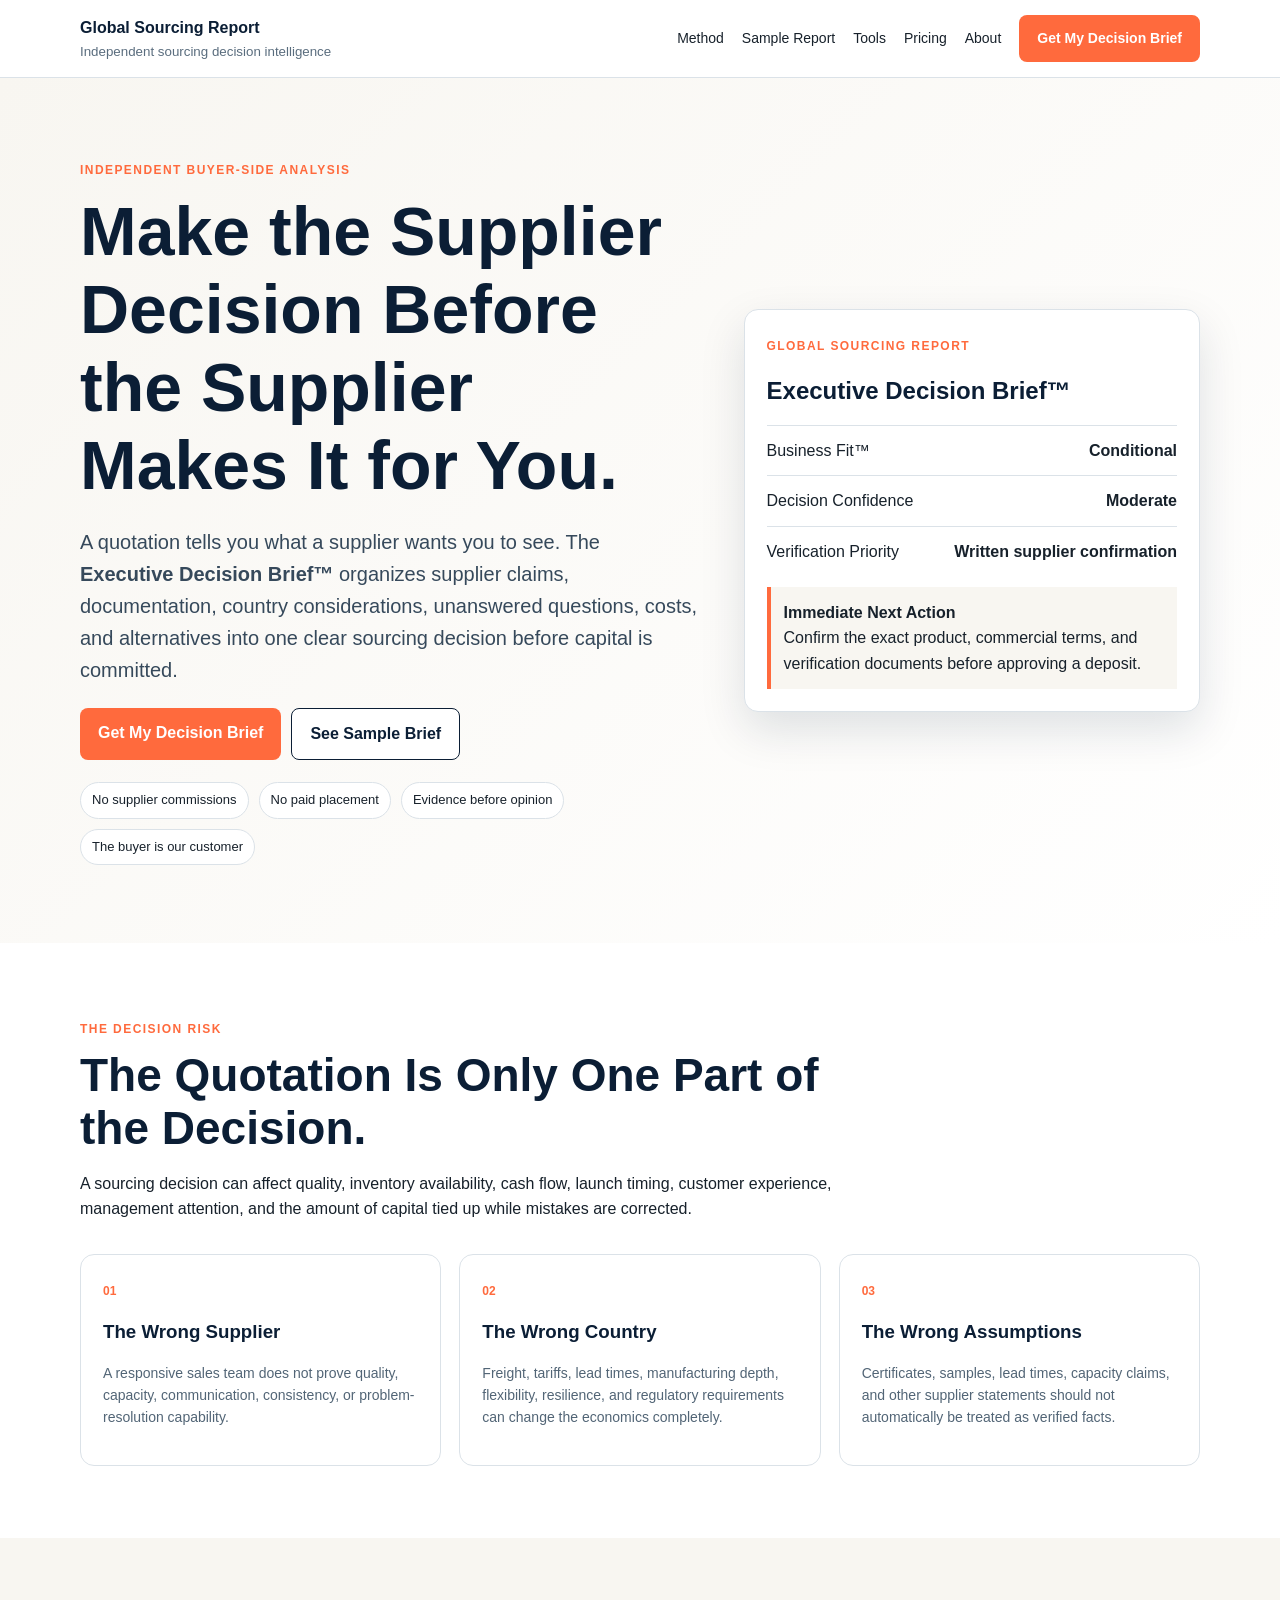
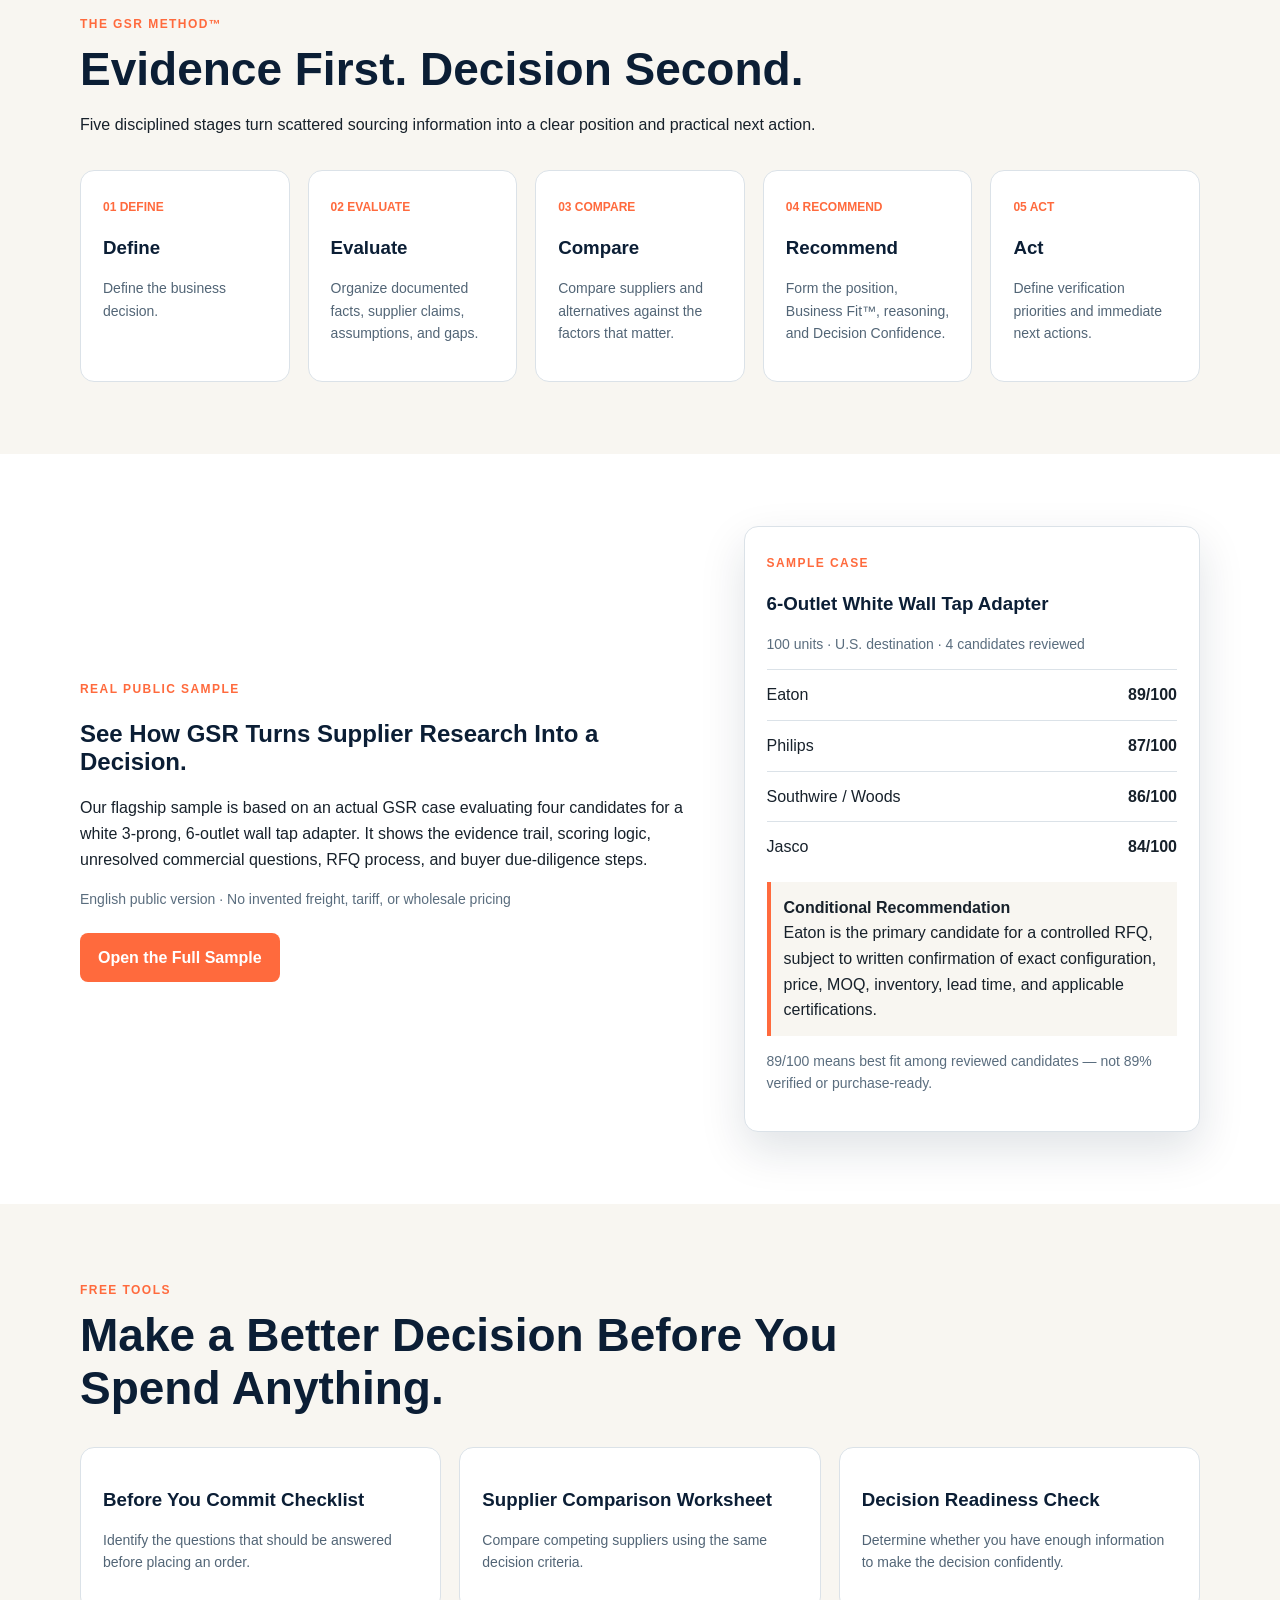
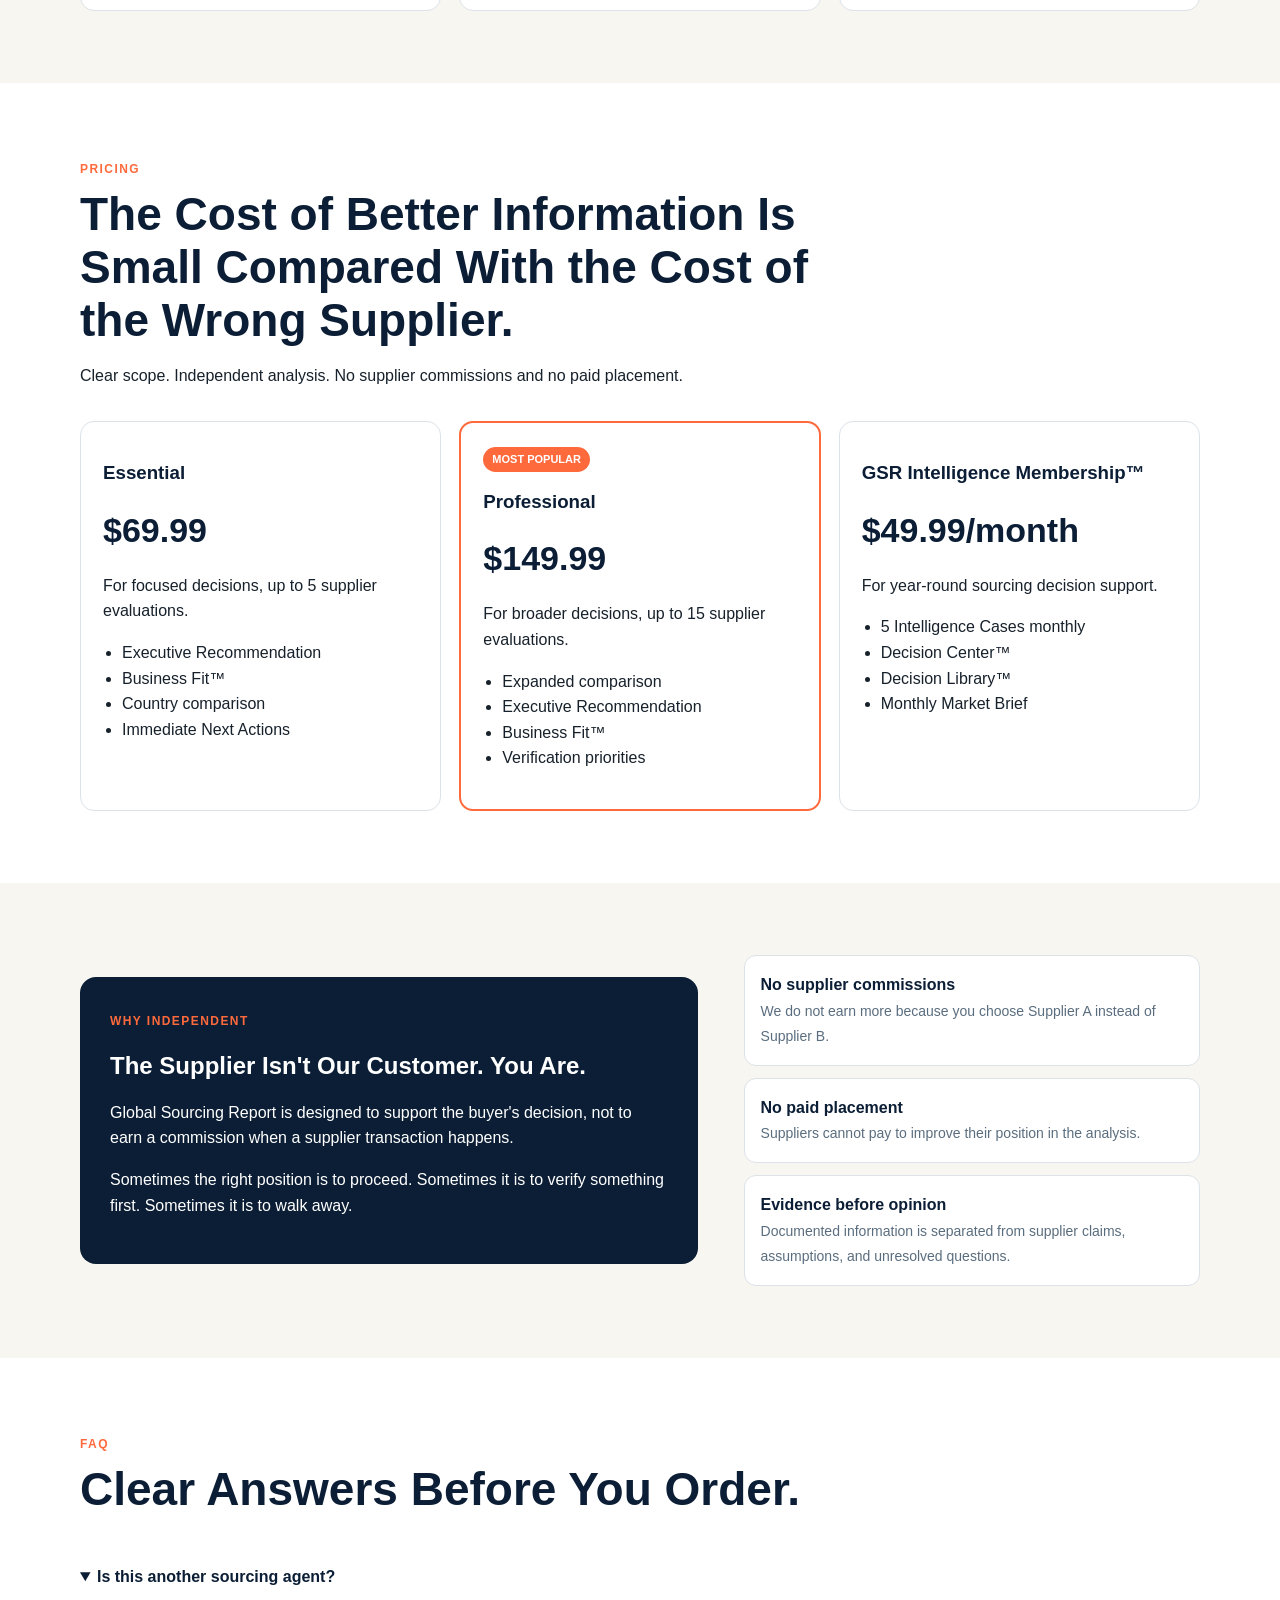
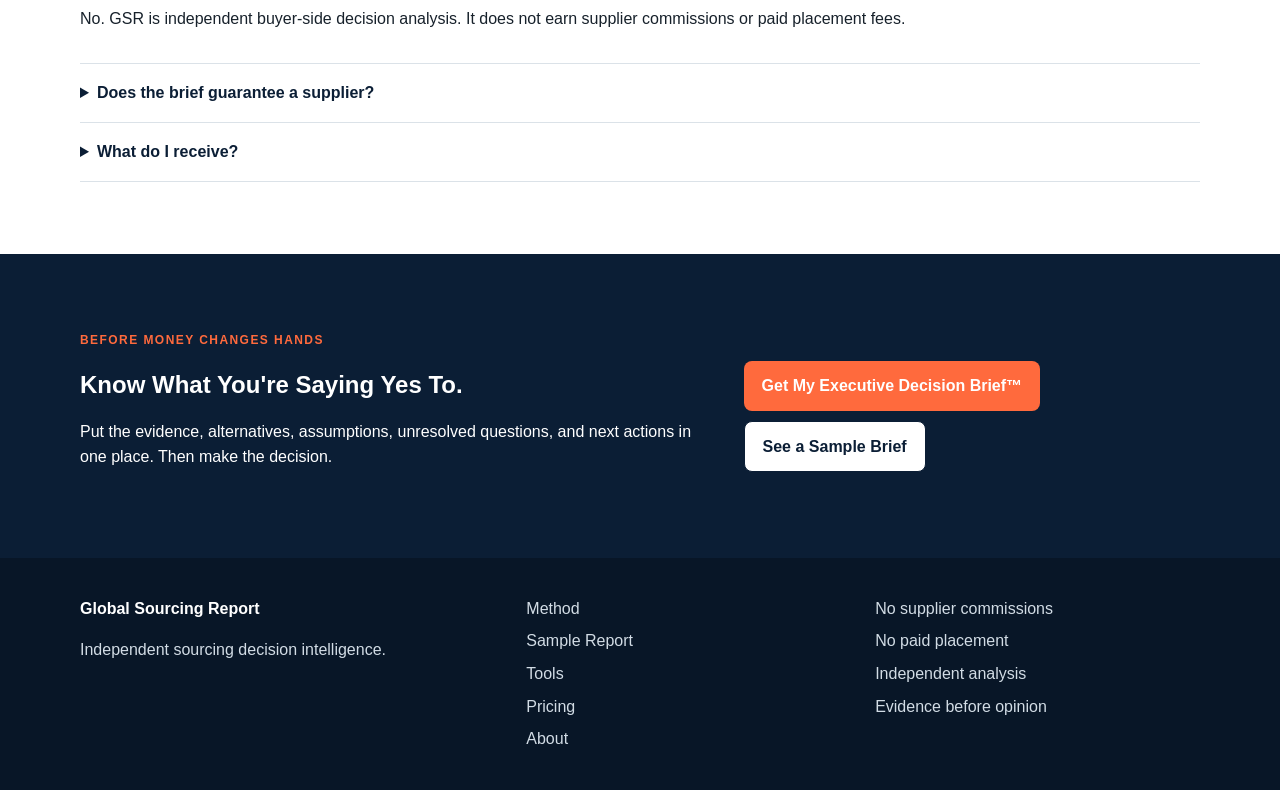
<file: index.html>
<!doctype html>
<html lang="en">
<head>
<meta charset="utf-8"><meta name="viewport" content="width=device-width,initial-scale=1">
<title>Global Sourcing Report | Independent Sourcing Decision Intelligence</title>
<meta name="description" content="Independent sourcing decision intelligence. Compare suppliers, countries, evidence, risks, and next actions before capital is committed.">
<style>
:root{--n:#0B1E35;--s:#5A6D7E;--o:#FF6A3D;--p:#F8F6F1;--l:#dbe2e8}*{box-sizing:border-box}html{scroll-behavior:smooth}body{margin:0;font:16px/1.6 Arial,sans-serif;color:#17212b}a{text-decoration:none;color:inherit}.c{width:min(1120px,92%);margin:auto}.hdr{position:sticky;top:0;z-index:10;background:#fffffff2;border-bottom:1px solid var(--l)}.hi{display:flex;align-items:center;justify-content:space-between;padding:15px 0;gap:20px}.brand{font-weight:800;color:var(--n)}.brand small{display:block;color:var(--s);font-weight:400}.nav{display:flex;gap:18px;align-items:center;font-size:14px}.btn{display:inline-block;padding:12px 18px;border-radius:8px;font-weight:800}.primary{background:var(--o);color:#fff}.secondary{border:1px solid var(--n);color:var(--n);background:#fff}.hero{background:linear-gradient(135deg,var(--p),#fff);padding:78px 0}.grid2{display:grid;grid-template-columns:1.15fr .85fr;gap:46px;align-items:center}.ey,.label{font-size:12px;text-transform:uppercase;letter-spacing:.12em;font-weight:800;color:var(--o)}h1,h2,h3{color:var(--n);line-height:1.15}h1{font-size:clamp(42px,6vw,68px);margin:10px 0 22px}.lead{font-size:20px;color:#36495b}.actions,.trust{display:flex;gap:10px;flex-wrap:wrap;margin-top:22px}.trust span{border:1px solid var(--l);border-radius:999px;padding:7px 11px;background:#fff;font-size:13px}.brief,.card,.step,.tool,.price,.box{background:#fff;border:1px solid var(--l);border-radius:14px;padding:22px}.brief{box-shadow:0 18px 45px #0b1e3520}.row{display:flex;justify-content:space-between;border-top:1px solid var(--l);padding:12px 0}.rec{background:var(--p);border-left:4px solid var(--o);padding:13px;margin-top:10px}.sec{padding:72px 0}.light{background:var(--p)}.head{max-width:790px;margin-bottom:32px}.head h2{font-size:clamp(30px,4vw,46px);margin:8px 0 14px}.three,.five{display:grid;gap:18px}.three{grid-template-columns:repeat(3,1fr)}.five{grid-template-columns:repeat(5,1fr)}.num{color:var(--o);font-size:12px;font-weight:900}.step p,.card p,.tool p{font-size:14px;color:#526576}.ba{display:grid;grid-template-columns:1fr 1fr;gap:16px}.prices{display:grid;grid-template-columns:repeat(3,1fr);gap:18px}.price.pop{border:2px solid var(--o)}.money{font-size:34px;font-weight:900;color:var(--n)}.price ul{padding-left:19px}.tag{display:inline-block;background:var(--o);color:#fff;border-radius:999px;padding:4px 9px;font-size:11px;font-weight:800}.ind{background:var(--n);color:#fff;border-radius:16px;padding:30px}.ind h2{color:#fff}.proof{display:grid;gap:12px}.proof div{background:#fff;border:1px solid var(--l);border-radius:12px;padding:16px}.proof strong{display:block;color:var(--n)}.proof span{color:var(--s);font-size:14px}.faq details{padding:16px 0;border-bottom:1px solid var(--l)}.faq summary{font-weight:800;color:var(--n)}.final{background:var(--n);color:#fff}.final h2{color:#fff}.foot{background:#081627;color:#d2dce5;padding:38px 0}.footgrid{display:grid;grid-template-columns:1.3fr 1fr 1fr;gap:24px}.foot strong{color:#fff}.links{display:flex;flex-direction:column;gap:7px}.muted{color:var(--s);font-size:14px}@media(max-width:900px){.nav{display:none}.grid2,.footgrid{grid-template-columns:1fr}.three,.prices{grid-template-columns:1fr}.five{grid-template-columns:1fr 1fr}}@media(max-width:560px){.five,.ba{grid-template-columns:1fr}.hero{padding:55px 0}.actions .btn{width:100%;text-align:center}}
</style>
</head>
<body>
<header class="hdr"><div class="c hi"><a class="brand" href="#top">Global Sourcing Report<small>Independent sourcing decision intelligence</small></a><nav class="nav"><a href="#method">Method</a><a href="sample-report.html">Sample Report</a><a href="#tools">Tools</a><a href="#pricing">Pricing</a><a href="#about">About</a><a class="btn primary" href="#pricing">Get My Decision Brief</a></nav></div></header>
<main id="top">
<section class="hero"><div class="c grid2"><div><span class="ey">Independent buyer-side analysis</span><h1>Make the Supplier Decision Before the Supplier Makes It for You.</h1><p class="lead">A quotation tells you what a supplier wants you to see. The <strong>Executive Decision Brief™</strong> organizes supplier claims, documentation, country considerations, unanswered questions, costs, and alternatives into one clear sourcing decision before capital is committed.</p><div class="actions"><a class="btn primary" href="#pricing">Get My Decision Brief</a><a class="btn secondary" href="sample-report.html">See Sample Brief</a></div><div class="trust"><span>No supplier commissions</span><span>No paid placement</span><span>Evidence before opinion</span><span>The buyer is our customer</span></div></div><aside class="brief"><span class="ey">Global Sourcing Report</span><h2>Executive Decision Brief™</h2><div class="row"><span>Business Fit™</span><strong>Conditional</strong></div><div class="row"><span>Decision Confidence</span><strong>Moderate</strong></div><div class="row"><span>Verification Priority</span><strong>Written supplier confirmation</strong></div><div class="rec"><strong>Immediate Next Action</strong><br>Confirm the exact product, commercial terms, and verification documents before approving a deposit.</div></aside></div></section>
<section class="sec"><div class="c"><div class="head"><span class="label">The decision risk</span><h2>The Quotation Is Only One Part of the Decision.</h2><p>A sourcing decision can affect quality, inventory availability, cash flow, launch timing, customer experience, management attention, and the amount of capital tied up while mistakes are corrected.</p></div><div class="three"><article class="card"><span class="num">01</span><h3>The Wrong Supplier</h3><p>A responsive sales team does not prove quality, capacity, communication, consistency, or problem-resolution capability.</p></article><article class="card"><span class="num">02</span><h3>The Wrong Country</h3><p>Freight, tariffs, lead times, manufacturing depth, flexibility, resilience, and regulatory requirements can change the economics completely.</p></article><article class="card"><span class="num">03</span><h3>The Wrong Assumptions</h3><p>Certificates, samples, lead times, capacity claims, and other supplier statements should not automatically be treated as verified facts.</p></article></div></div></section>
<section id="method" class="sec light"><div class="c"><div class="head"><span class="label">The GSR Method™</span><h2>Evidence First. Decision Second.</h2><p>Five disciplined stages turn scattered sourcing information into a clear position and practical next action.</p></div><div class="five"><article class="step"><span class="num">01 DEFINE</span><h3>Define</h3><p>Define the business decision.</p></article><article class="step"><span class="num">02 EVALUATE</span><h3>Evaluate</h3><p>Organize documented facts, supplier claims, assumptions, and gaps.</p></article><article class="step"><span class="num">03 COMPARE</span><h3>Compare</h3><p>Compare suppliers and alternatives against the factors that matter.</p></article><article class="step"><span class="num">04 RECOMMEND</span><h3>Recommend</h3><p>Form the position, Business Fit™, reasoning, and Decision Confidence.</p></article><article class="step"><span class="num">05 ACT</span><h3>Act</h3><p>Define verification priorities and immediate next actions.</p></article></div></div></section>
<section id="sample-report" class="sec"><div class="c grid2"><div><span class="label">Real public sample</span><h2>See How GSR Turns Supplier Research Into a Decision.</h2><p>Our flagship sample is based on an actual GSR case evaluating four candidates for a white 3-prong, 6-outlet wall tap adapter. It shows the evidence trail, scoring logic, unresolved commercial questions, RFQ process, and buyer due-diligence steps.</p><p class="muted">English public version · No invented freight, tariff, or wholesale pricing</p><div class="actions"><a class="btn primary" href="sample-report.html">Open the Full Sample</a></div></div><div class="brief"><span class="ey">Sample case</span><h3>6-Outlet White Wall Tap Adapter</h3><p class="muted">100 units · U.S. destination · 4 candidates reviewed</p><div class="row"><span>Eaton</span><strong>89/100</strong></div><div class="row"><span>Philips</span><strong>87/100</strong></div><div class="row"><span>Southwire / Woods</span><strong>86/100</strong></div><div class="row"><span>Jasco</span><strong>84/100</strong></div><div class="rec"><strong>Conditional Recommendation</strong><br>Eaton is the primary candidate for a controlled RFQ, subject to written confirmation of exact configuration, price, MOQ, inventory, lead time, and applicable certifications.</div><p class="muted">89/100 means best fit among reviewed candidates — not 89% verified or purchase-ready.</p></div></div></section>
<section id="tools" class="sec light"><div class="c"><div class="head"><span class="label">Free tools</span><h2>Make a Better Decision Before You Spend Anything.</h2></div><div class="three"><article class="tool"><h3>Before You Commit Checklist</h3><p>Identify the questions that should be answered before placing an order.</p></article><article class="tool"><h3>Supplier Comparison Worksheet</h3><p>Compare competing suppliers using the same decision criteria.</p></article><article class="tool"><h3>Decision Readiness Check</h3><p>Determine whether you have enough information to make the decision confidently.</p></article></div></div></section>
<section id="pricing" class="sec"><div class="c"><div class="head"><span class="label">Pricing</span><h2>The Cost of Better Information Is Small Compared With the Cost of the Wrong Supplier.</h2><p>Clear scope. Independent analysis. No supplier commissions and no paid placement.</p></div><div class="prices"><article class="price"><h3>Essential</h3><div class="money">$69.99</div><p>For focused decisions, up to 5 supplier evaluations.</p><ul><li>Executive Recommendation</li><li>Business Fit™</li><li>Country comparison</li><li>Immediate Next Actions</li></ul></article><article class="price pop"><span class="tag">MOST POPULAR</span><h3>Professional</h3><div class="money">$149.99</div><p>For broader decisions, up to 15 supplier evaluations.</p><ul><li>Expanded comparison</li><li>Executive Recommendation</li><li>Business Fit™</li><li>Verification priorities</li></ul></article><article class="price"><h3>GSR Intelligence Membership™</h3><div class="money">$49.99/month</div><p>For year-round sourcing decision support.</p><ul><li>5 Intelligence Cases monthly</li><li>Decision Center™</li><li>Decision Library™</li><li>Monthly Market Brief</li></ul></article></div></div></section>
<section id="about" class="sec light"><div class="c grid2"><div class="ind"><span class="label">Why independent</span><h2>The Supplier Isn't Our Customer. You Are.</h2><p>Global Sourcing Report is designed to support the buyer's decision, not to earn a commission when a supplier transaction happens.</p><p>Sometimes the right position is to proceed. Sometimes it is to verify something first. Sometimes it is to walk away.</p></div><div class="proof"><div><strong>No supplier commissions</strong><span>We do not earn more because you choose Supplier A instead of Supplier B.</span></div><div><strong>No paid placement</strong><span>Suppliers cannot pay to improve their position in the analysis.</span></div><div><strong>Evidence before opinion</strong><span>Documented information is separated from supplier claims, assumptions, and unresolved questions.</span></div></div></div></section>
<section class="sec"><div class="c faq"><div class="head"><span class="label">FAQ</span><h2>Clear Answers Before You Order.</h2></div><details open><summary>Is this another sourcing agent?</summary><p>No. GSR is independent buyer-side decision analysis. It does not earn supplier commissions or paid placement fees.</p></details><details><summary>Does the brief guarantee a supplier?</summary><p>No. Final due diligence, samples, certifications, contracts, and commercial negotiations remain the buyer's responsibility.</p></details><details><summary>What do I receive?</summary><p>A PDF decision document with an Executive Recommendation, Business Fit™, supplier and country comparisons where relevant, Decision Confidence, open questions, verification priorities, limitations, and Immediate Next Actions.</p></details></div></section>
<section class="sec final"><div class="c grid2"><div><span class="label">Before money changes hands</span><h2>Know What You're Saying Yes To.</h2><p>Put the evidence, alternatives, assumptions, unresolved questions, and next actions in one place. Then make the decision.</p></div><div class="actions"><a class="btn primary" href="#pricing">Get My Executive Decision Brief™</a><a class="btn secondary" href="sample-report.html">See a Sample Brief</a></div></div></section>
</main>
<footer class="foot"><div class="c footgrid"><div><strong>Global Sourcing Report</strong><p>Independent sourcing decision intelligence.</p></div><div class="links"><a href="#method">Method</a><a href="sample-report.html">Sample Report</a><a href="#tools">Tools</a><a href="#pricing">Pricing</a><a href="#about">About</a></div><div class="links"><span>No supplier commissions</span><span>No paid placement</span><span>Independent analysis</span><span>Evidence before opinion</span></div></div></footer>
</body></html>
</file>
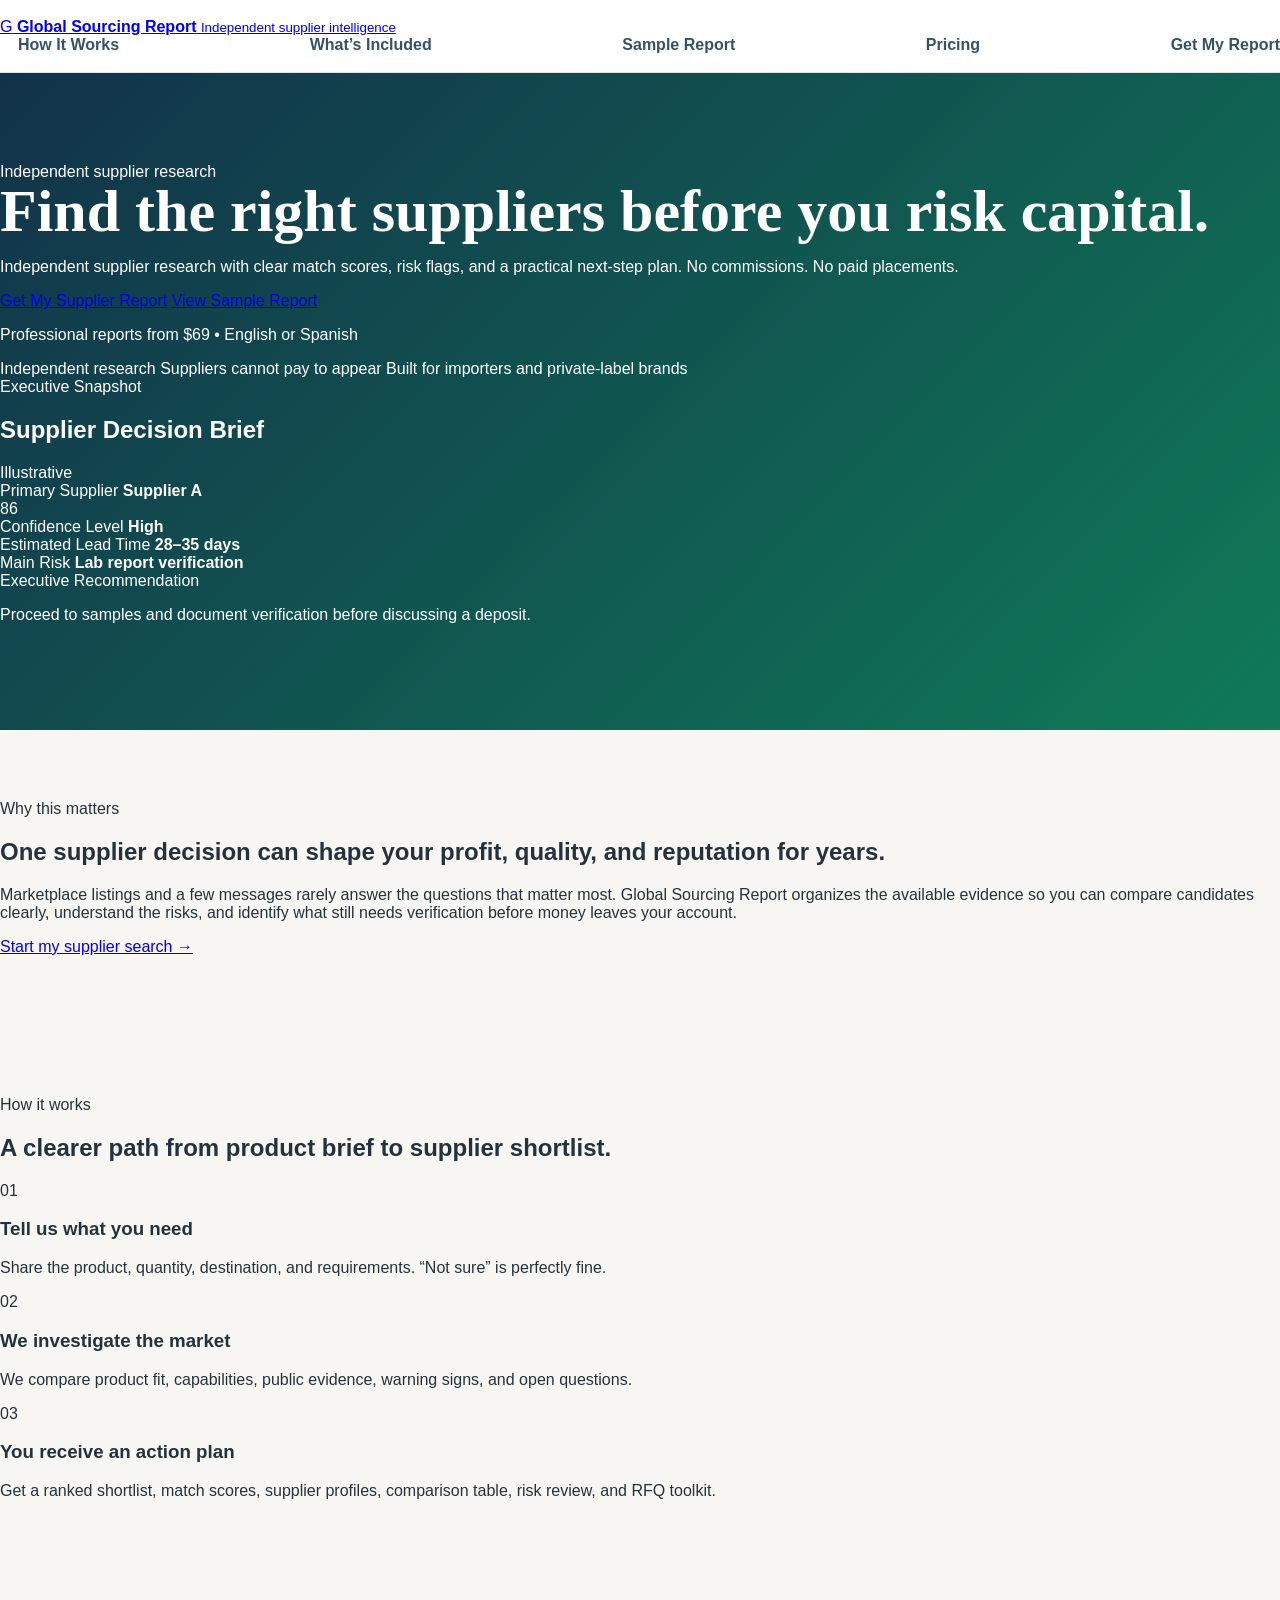
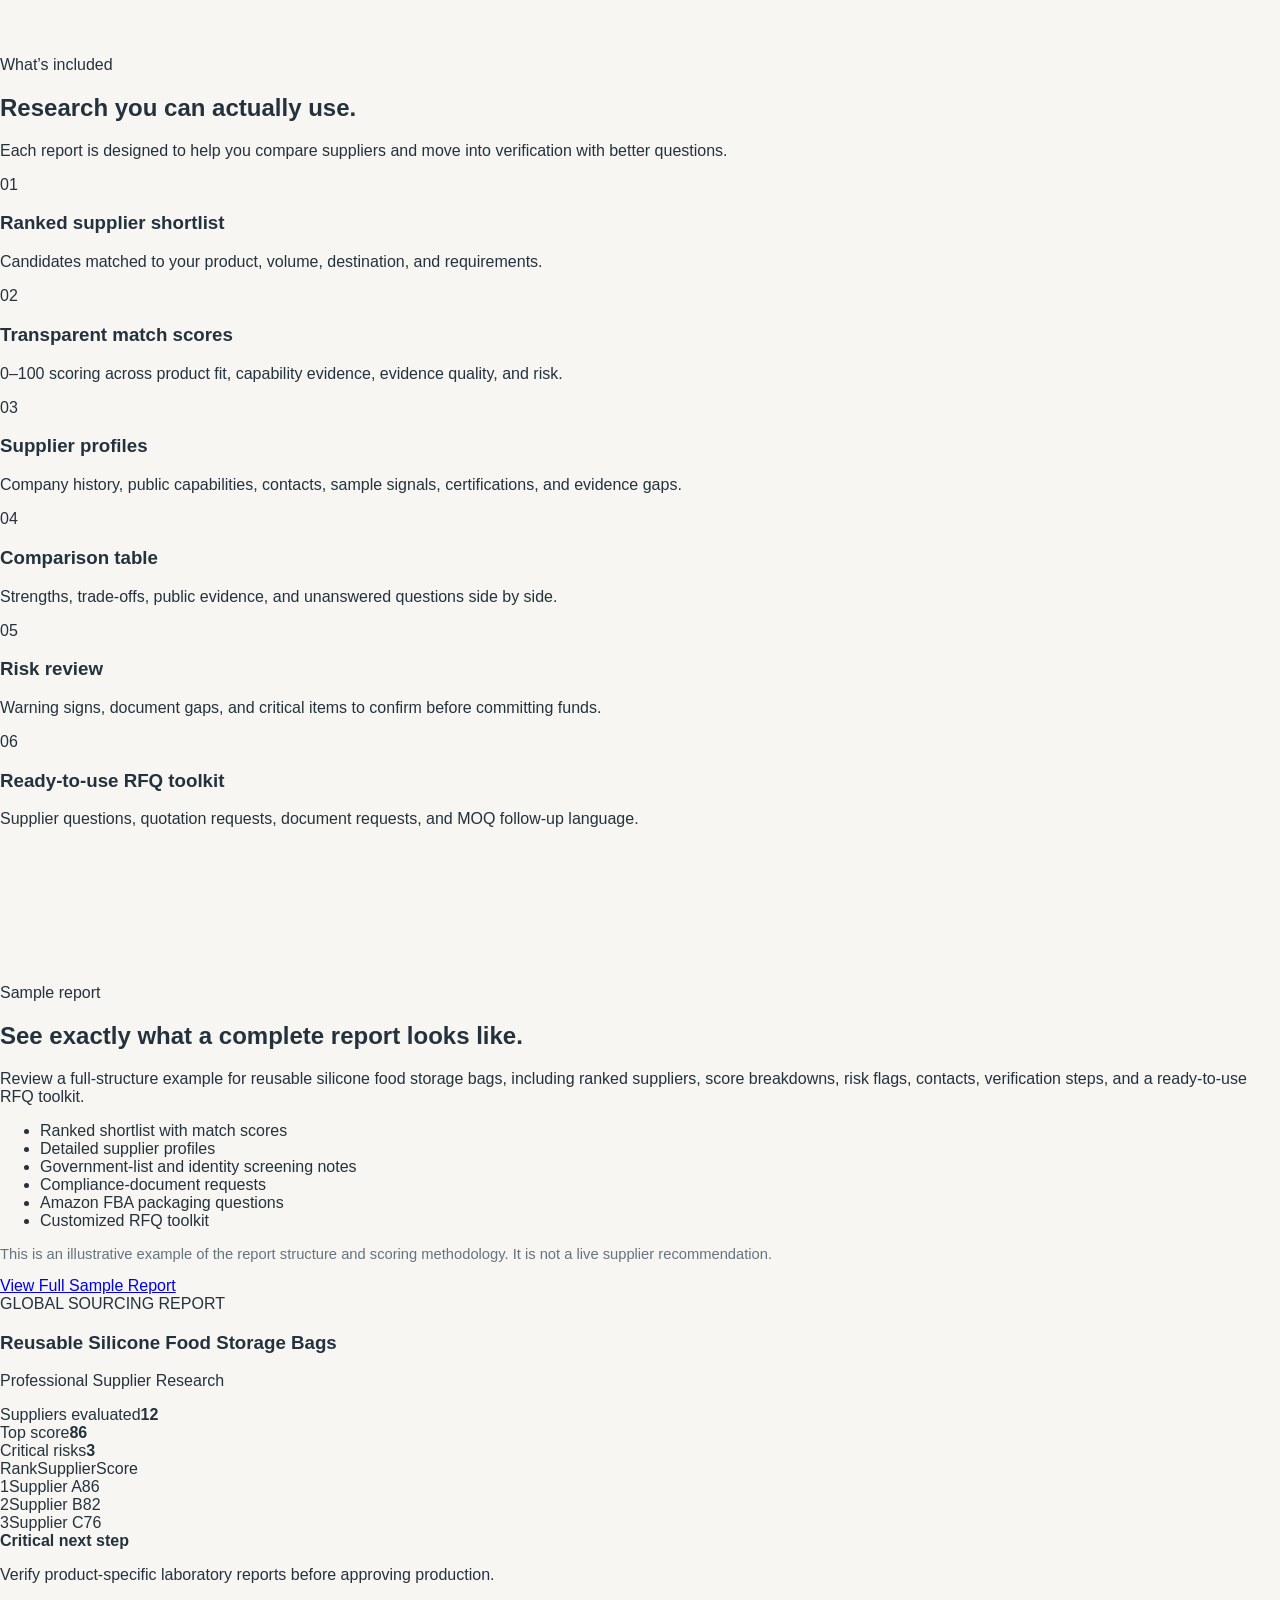
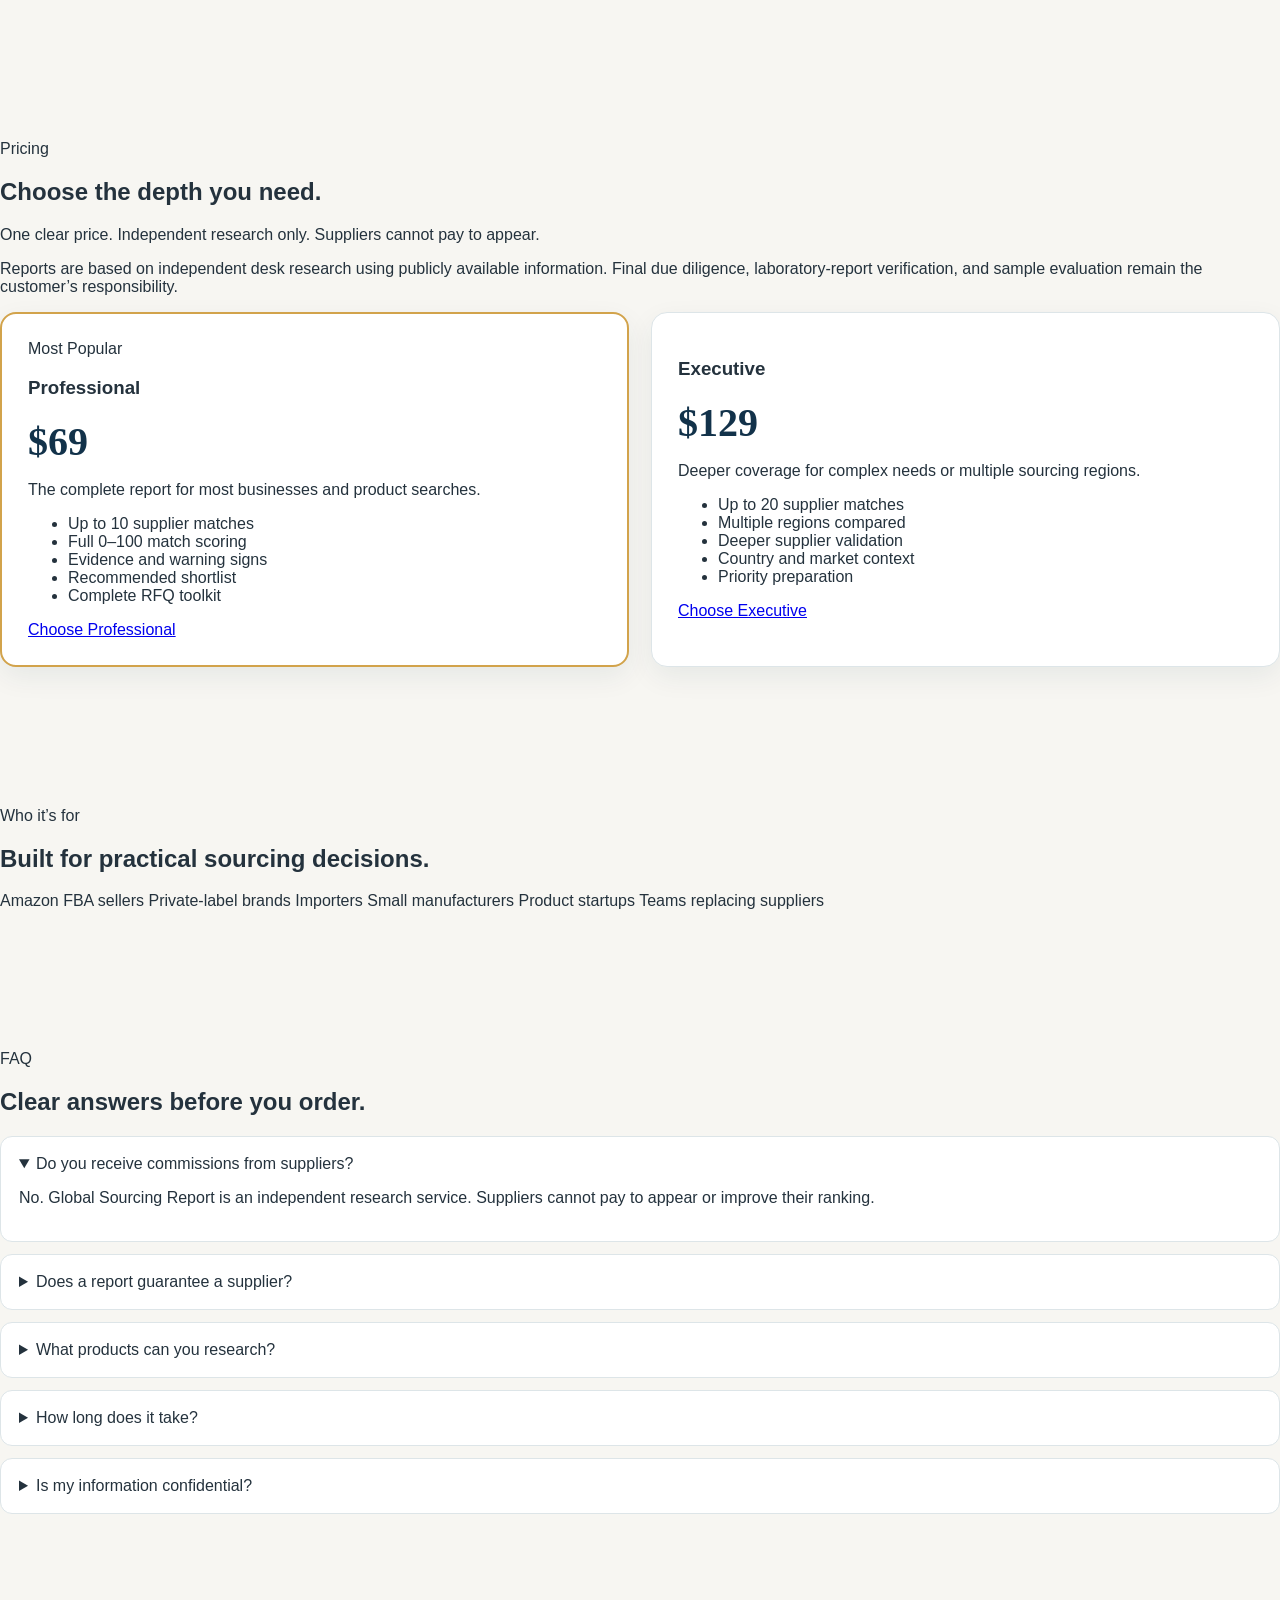
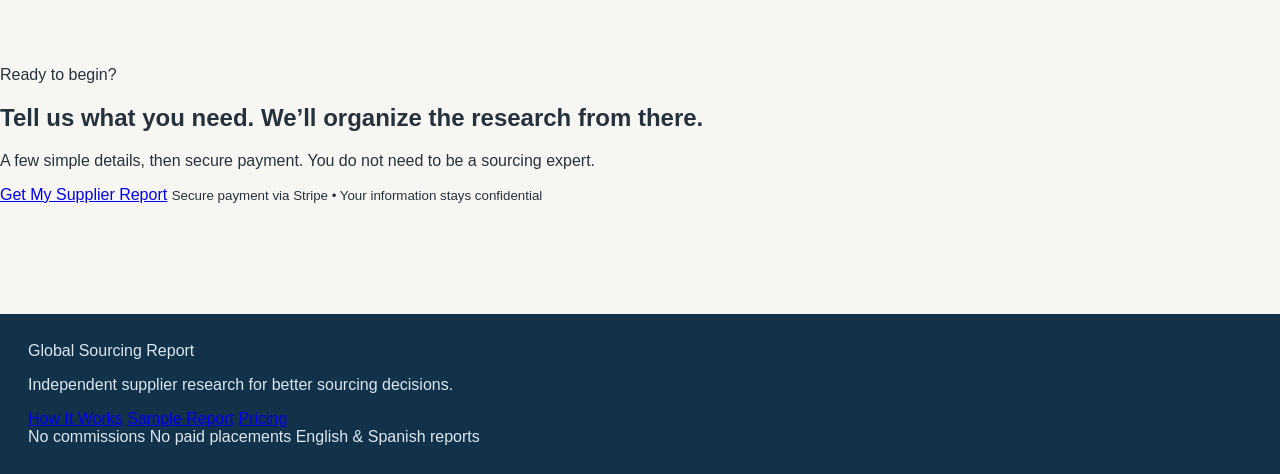
<file: index(2).html>
<!doctype html>
<html lang="en">
<head>
  <meta charset="utf-8">
  <meta name="viewport" content="width=device-width, initial-scale=1">
  <title>Global Sourcing Report | Independent Supplier Research</title>
  <meta name="description" content="Independent supplier research with match scores, risk flags, comparison tables, and a ready-to-use RFQ toolkit.">
  <link rel="stylesheet" href="assets/styles.css">
</head>
<body>
  <header class="site-header">
    <div class="container header-inner">
      <a class="brand" href="#top" aria-label="Global Sourcing Report home">
        <span class="brand-mark" aria-hidden="true">
          <span class="brand-globe">G</span>
        </span>
        <span class="brand-copy">
          <strong>Global Sourcing Report</strong>
          <small>Independent supplier intelligence</small>
        </span>
      </a>

      <nav class="main-nav" aria-label="Primary navigation">
        <a href="#how-it-works">How It Works</a>
        <a href="#included">What’s Included</a>
        <a href="#sample-report">Sample Report</a>
        <a href="#pricing">Pricing</a>
        <a class="nav-cta" href="#start">Get My Report</a>
      </nav>
    </div>
  </header>

  <main id="top">
    <section class="hero">
      <div class="container hero-grid">
        <div class="hero-copy">
          <span class="eyebrow">Independent supplier research</span>
          <h1>Find the right suppliers before you risk capital.</h1>
          <p class="hero-lead">
            Independent supplier research with clear match scores, risk flags, and a practical next-step plan.
            No commissions. No paid placements.
          </p>
          <div class="hero-actions">
            <a class="button button-primary" href="#start">Get My Supplier Report</a>
            <a class="button button-secondary" href="#sample-report">View Sample Report</a>
          </div>
          <p class="hero-meta">Professional reports from $69 • English or Spanish</p>
          <div class="hero-trust">
            <span>Independent research</span>
            <span>Suppliers cannot pay to appear</span>
            <span>Built for importers and private-label brands</span>
          </div>
        </div>

        <aside class="snapshot-card" aria-label="Executive Snapshot sample">
          <div class="snapshot-header">
            <div>
              <span class="snapshot-kicker">Executive Snapshot</span>
              <h2>Supplier Decision Brief</h2>
            </div>
            <span class="snapshot-badge">Illustrative</span>
          </div>

          <div class="snapshot-score">
            <div>
              <span class="label">Primary Supplier</span>
              <strong>Supplier A</strong>
            </div>
            <div class="score-circle">86</div>
          </div>

          <div class="snapshot-row">
            <span>Confidence Level</span>
            <strong>High</strong>
          </div>
          <div class="snapshot-row">
            <span>Estimated Lead Time</span>
            <strong>28–35 days</strong>
          </div>
          <div class="snapshot-row">
            <span>Main Risk</span>
            <strong>Lab report verification</strong>
          </div>
          <div class="recommendation-box">
            <span>Executive Recommendation</span>
            <p>Proceed to samples and document verification before discussing a deposit.</p>
          </div>
        </aside>
      </div>
    </section>

    <section class="problem-section">
      <div class="container narrow">
        <span class="section-label">Why this matters</span>
        <h2>One supplier decision can shape your profit, quality, and reputation for years.</h2>
        <p>
          Marketplace listings and a few messages rarely answer the questions that matter most.
          Global Sourcing Report organizes the available evidence so you can compare candidates clearly,
          understand the risks, and identify what still needs verification before money leaves your account.
        </p>
        <a class="text-link" href="#start">Start my supplier search →</a>
      </div>
    </section>

    <section id="how-it-works" class="section section-light">
      <div class="container">
        <div class="section-heading">
          <span class="section-label">How it works</span>
          <h2>A clearer path from product brief to supplier shortlist.</h2>
        </div>

        <div class="steps-grid">
          <article class="step-card">
            <span class="step-number">01</span>
            <h3>Tell us what you need</h3>
            <p>Share the product, quantity, destination, and requirements. “Not sure” is perfectly fine.</p>
          </article>
          <article class="step-card">
            <span class="step-number">02</span>
            <h3>We investigate the market</h3>
            <p>We compare product fit, capabilities, public evidence, warning signs, and open questions.</p>
          </article>
          <article class="step-card">
            <span class="step-number">03</span>
            <h3>You receive an action plan</h3>
            <p>Get a ranked shortlist, match scores, supplier profiles, comparison table, risk review, and RFQ toolkit.</p>
          </article>
        </div>
      </div>
    </section>

    <section id="included" class="section">
      <div class="container">
        <div class="section-heading centered">
          <span class="section-label">What’s included</span>
          <h2>Research you can actually use.</h2>
          <p>Each report is designed to help you compare suppliers and move into verification with better questions.</p>
        </div>

        <div class="feature-grid">
          <article class="feature-card">
            <span class="feature-icon">01</span>
            <h3>Ranked supplier shortlist</h3>
            <p>Candidates matched to your product, volume, destination, and requirements.</p>
          </article>
          <article class="feature-card">
            <span class="feature-icon">02</span>
            <h3>Transparent match scores</h3>
            <p>0–100 scoring across product fit, capability evidence, evidence quality, and risk.</p>
          </article>
          <article class="feature-card">
            <span class="feature-icon">03</span>
            <h3>Supplier profiles</h3>
            <p>Company history, public capabilities, contacts, sample signals, certifications, and evidence gaps.</p>
          </article>
          <article class="feature-card">
            <span class="feature-icon">04</span>
            <h3>Comparison table</h3>
            <p>Strengths, trade-offs, public evidence, and unanswered questions side by side.</p>
          </article>
          <article class="feature-card">
            <span class="feature-icon">05</span>
            <h3>Risk review</h3>
            <p>Warning signs, document gaps, and critical items to confirm before committing funds.</p>
          </article>
          <article class="feature-card">
            <span class="feature-icon">06</span>
            <h3>Ready-to-use RFQ toolkit</h3>
            <p>Supplier questions, quotation requests, document requests, and MOQ follow-up language.</p>
          </article>
        </div>
      </div>
    </section>

    <section id="sample-report" class="section sample-section">
      <div class="container sample-grid">
        <div class="sample-copy">
          <span class="section-label">Sample report</span>
          <h2>See exactly what a complete report looks like.</h2>
          <p>
            Review a full-structure example for reusable silicone food storage bags,
            including ranked suppliers, score breakdowns, risk flags, contacts,
            verification steps, and a ready-to-use RFQ toolkit.
          </p>
          <ul class="check-list">
            <li>Ranked shortlist with match scores</li>
            <li>Detailed supplier profiles</li>
            <li>Government-list and identity screening notes</li>
            <li>Compliance-document requests</li>
            <li>Amazon FBA packaging questions</li>
            <li>Customized RFQ toolkit</li>
          </ul>
          <p class="sample-note">
            This is an illustrative example of the report structure and scoring methodology.
            It is not a live supplier recommendation.
          </p>
          <a class="button button-dark" href="#">View Full Sample Report</a>
        </div>

        <div class="report-preview" aria-label="Sample report preview">
          <div class="report-page">
            <div class="report-brand">GLOBAL SOURCING REPORT</div>
            <h3>Reusable Silicone Food Storage Bags</h3>
            <p class="report-subtitle">Professional Supplier Research</p>
            <div class="report-stat-row">
              <div><span>Suppliers evaluated</span><strong>12</strong></div>
              <div><span>Top score</span><strong>86</strong></div>
              <div><span>Critical risks</span><strong>3</strong></div>
            </div>
            <div class="mini-table">
              <div class="mini-head"><span>Rank</span><span>Supplier</span><span>Score</span></div>
              <div><span>1</span><span>Supplier A</span><span>86</span></div>
              <div><span>2</span><span>Supplier B</span><span>82</span></div>
              <div><span>3</span><span>Supplier C</span><span>76</span></div>
            </div>
            <div class="mini-risk">
              <strong>Critical next step</strong>
              <p>Verify product-specific laboratory reports before approving production.</p>
            </div>
          </div>
        </div>
      </div>
    </section>

    <section id="pricing" class="section section-light">
      <div class="container">
        <div class="section-heading centered">
          <span class="section-label">Pricing</span>
          <h2>Choose the depth you need.</h2>
          <p>One clear price. Independent research only. Suppliers cannot pay to appear.</p>
          <p class="pricing-disclaimer">
            Reports are based on independent desk research using publicly available information.
            Final due diligence, laboratory-report verification, and sample evaluation remain the customer’s responsibility.
          </p>
        </div>

        <div class="pricing-grid">
          <article class="pricing-card featured">
            <span class="popular-badge">Most Popular</span>
            <h3>Professional</h3>
            <div class="price">$69</div>
            <p class="pricing-intro">The complete report for most businesses and product searches.</p>
            <ul>
              <li>Up to 10 supplier matches</li>
              <li>Full 0–100 match scoring</li>
              <li>Evidence and warning signs</li>
              <li>Recommended shortlist</li>
              <li>Complete RFQ toolkit</li>
            </ul>
            <a class="button button-primary full-width" href="#start">Choose Professional</a>
          </article>

          <article class="pricing-card">
            <h3>Executive</h3>
            <div class="price">$129</div>
            <p class="pricing-intro">Deeper coverage for complex needs or multiple sourcing regions.</p>
            <ul>
              <li>Up to 20 supplier matches</li>
              <li>Multiple regions compared</li>
              <li>Deeper supplier validation</li>
              <li>Country and market context</li>
              <li>Priority preparation</li>
            </ul>
            <a class="button button-outline full-width" href="#start">Choose Executive</a>
          </article>
        </div>
      </div>
    </section>

    <section class="section audience-section">
      <div class="container audience-grid">
        <div>
          <span class="section-label">Who it’s for</span>
          <h2>Built for practical sourcing decisions.</h2>
        </div>
        <div class="audience-list">
          <span>Amazon FBA sellers</span>
          <span>Private-label brands</span>
          <span>Importers</span>
          <span>Small manufacturers</span>
          <span>Product startups</span>
          <span>Teams replacing suppliers</span>
        </div>
      </div>
    </section>

    <section class="section section-light">
      <div class="container faq-container">
        <div class="section-heading centered">
          <span class="section-label">FAQ</span>
          <h2>Clear answers before you order.</h2>
        </div>

        <div class="faq-list">
          <details class="faq-item" open>
            <summary>Do you receive commissions from suppliers?</summary>
            <p>No. Global Sourcing Report is an independent research service. Suppliers cannot pay to appear or improve their ranking.</p>
          </details>

          <details class="faq-item">
            <summary>Does a report guarantee a supplier?</summary>
            <p>
              No. We organize available evidence and highlight risks and open questions.
              Customers must still perform final due diligence, request and evaluate samples,
              verify laboratory reports, and negotiate directly before purchasing.
            </p>
          </details>

          <details class="faq-item">
            <summary>What products can you research?</summary>
            <p>
              We focus on non-regulated categories such as packaging, apparel, textiles,
              home goods, promotional products, printed products, and private-label goods.
            </p>
          </details>

          <details class="faq-item">
            <summary>How long does it take?</summary>
            <p>Most reports are delivered within a few business days after we receive a complete brief and payment.</p>
          </details>

          <details class="faq-item">
            <summary>Is my information confidential?</summary>
            <p>Yes. Product and business information is treated as confidential and used only to prepare your report.</p>
          </details>
        </div>
      </div>
    </section>

    <section id="start" class="section final-cta-section">
      <div class="container">
        <div class="final-cta">
          <div>
            <span class="section-label light-label">Ready to begin?</span>
            <h2>Tell us what you need. We’ll organize the research from there.</h2>
            <p>A few simple details, then secure payment. You do not need to be a sourcing expert.</p>
          </div>
          <div class="cta-actions">
            <a class="button button-gold" href="#">Get My Supplier Report</a>
            <small>Secure payment via Stripe • Your information stays confidential</small>
          </div>
        </div>
      </div>
    </section>
  </main>

  <footer class="site-footer">
    <div class="container footer-grid">
      <div>
        <div class="footer-brand">Global Sourcing Report</div>
        <p>Independent supplier research for better sourcing decisions.</p>
      </div>
      <div class="footer-links">
        <a href="#how-it-works">How It Works</a>
        <a href="#sample-report">Sample Report</a>
        <a href="#pricing">Pricing</a>
      </div>
      <div class="footer-meta">
        <span>No commissions</span>
        <span>No paid placements</span>
        <span>English & Spanish reports</span>
      </div>
    </div>
  </footer>
</body>
</html>
</file>
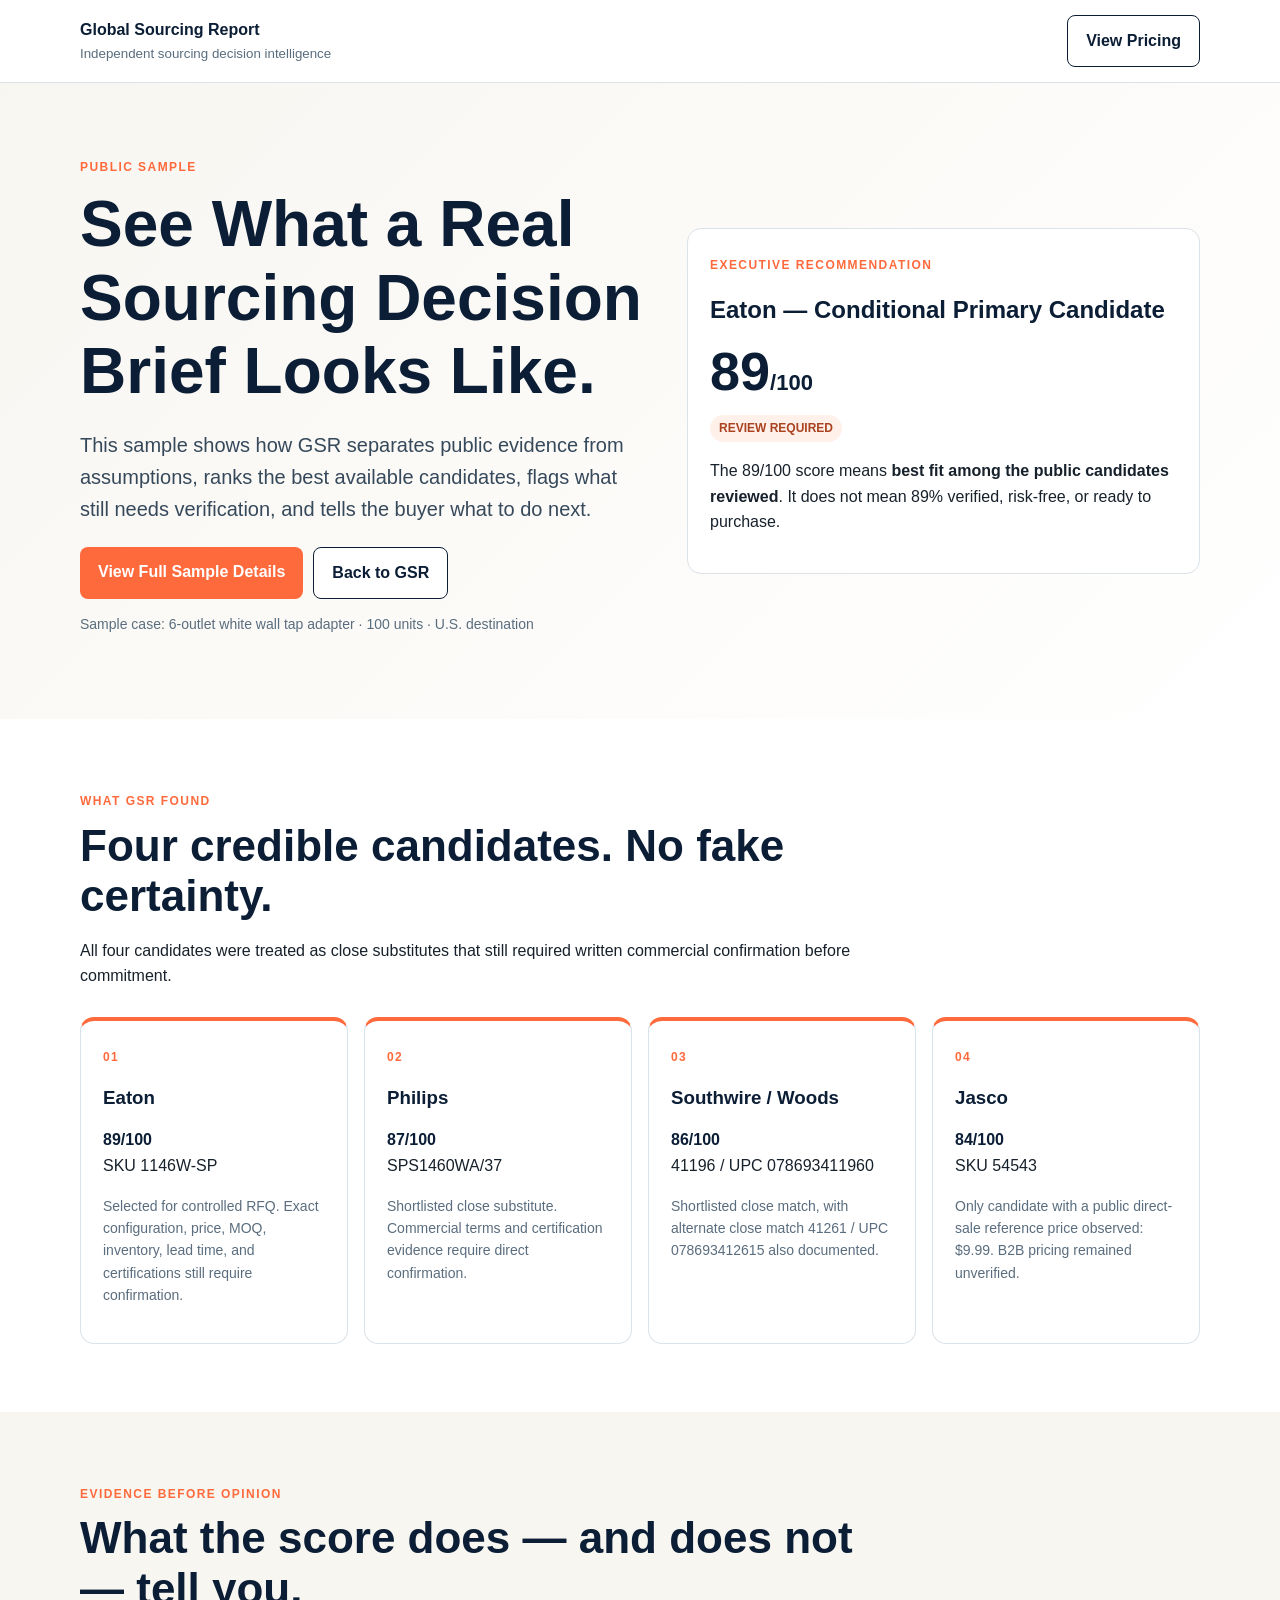
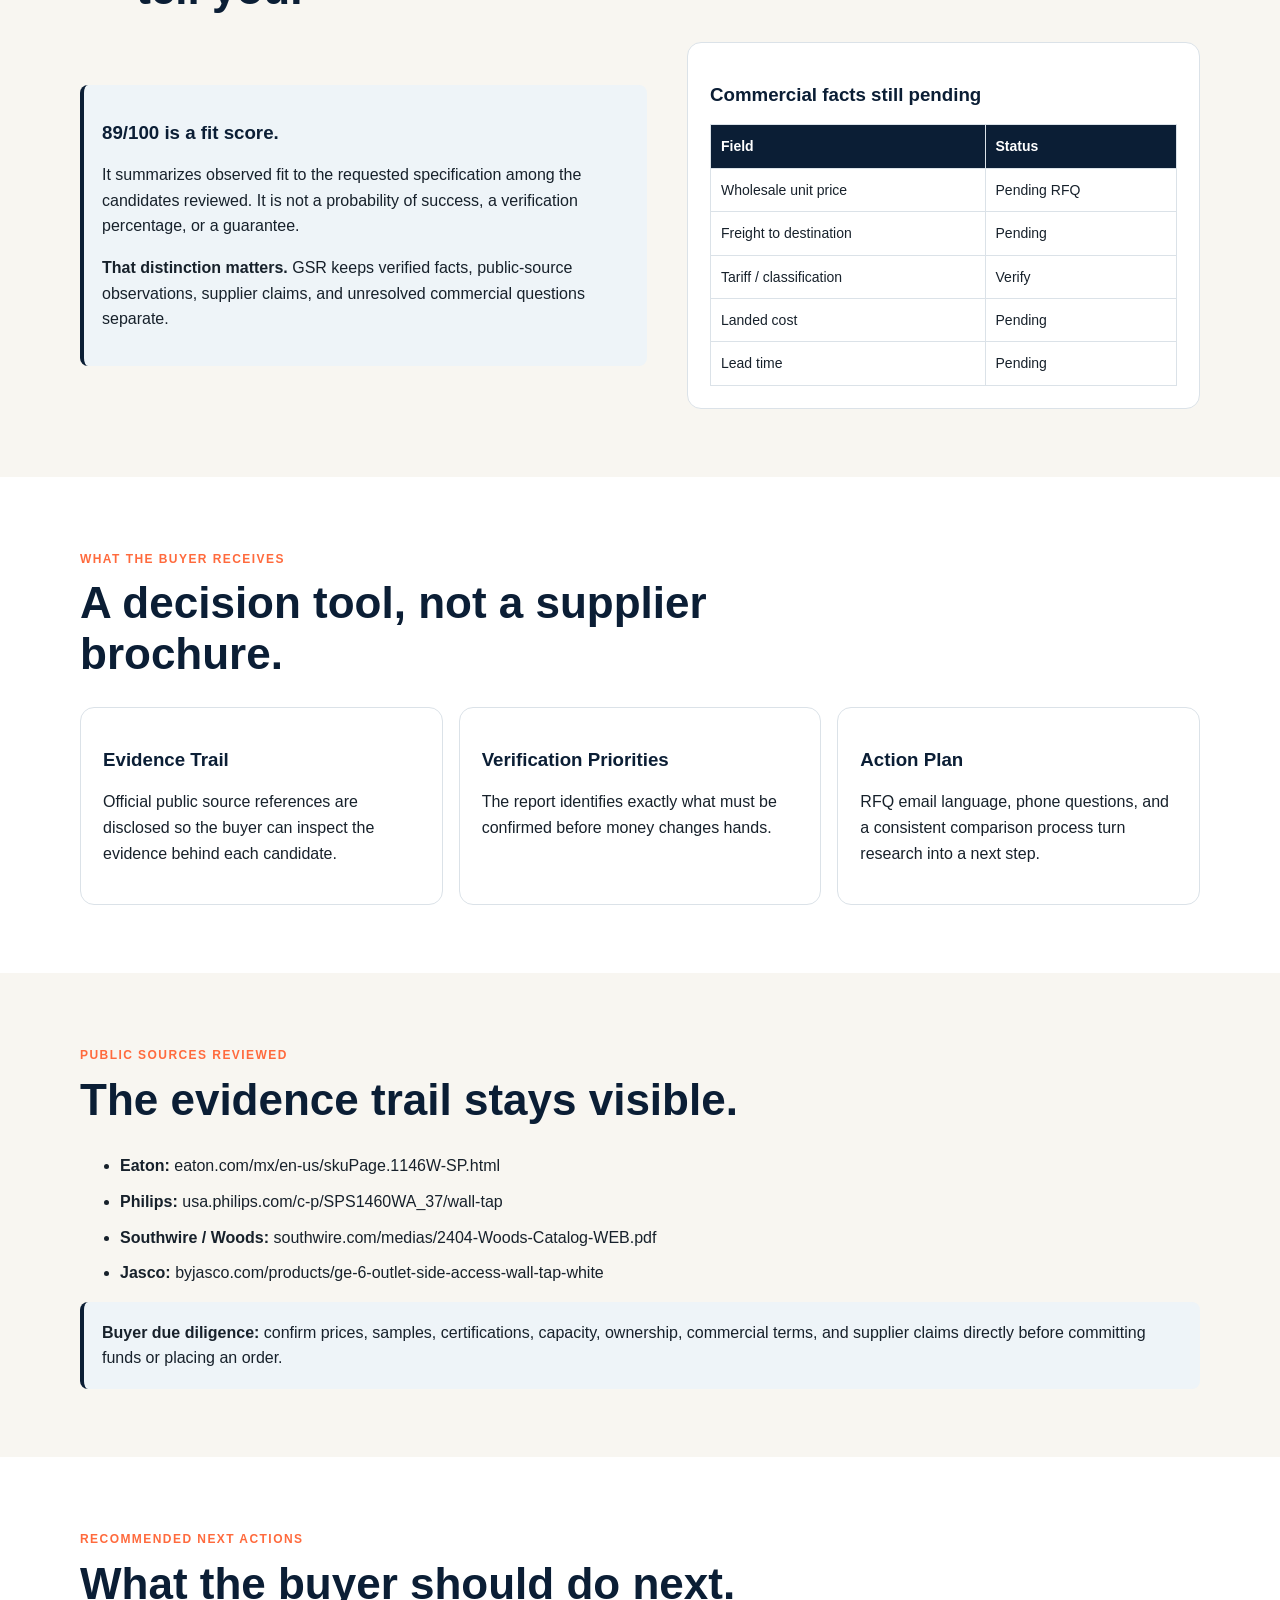
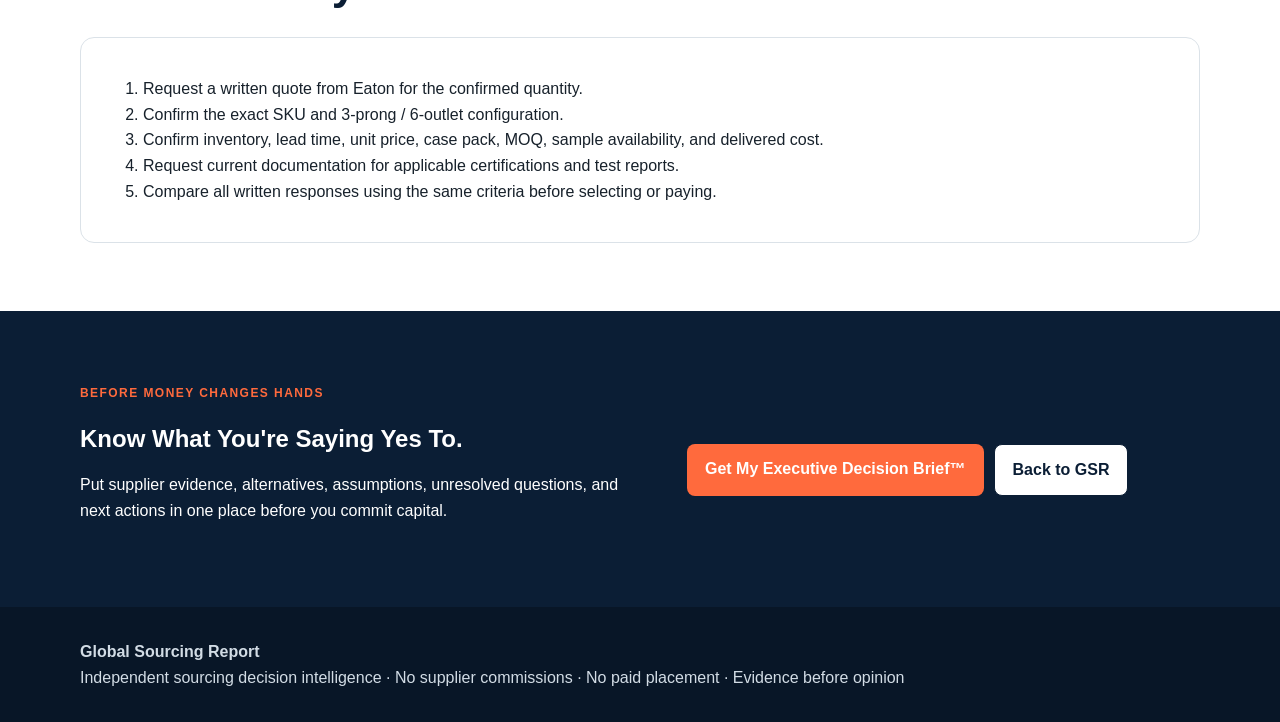
<file: sample-report.html>
<!doctype html>
<html lang="en"><head><meta charset="utf-8"><meta name="viewport" content="width=device-width,initial-scale=1">
<title>Sample Executive Decision Brief | Global Sourcing Report</title>
<meta name="description" content="See how Global Sourcing Report turns supplier evidence, fit scores, open questions, and verification priorities into an actionable Executive Decision Brief.">
<style>
:root{--n:#0B1E35;--s:#5A6D7E;--o:#FF6A3D;--p:#F8F6F1;--l:#dbe2e8}*{box-sizing:border-box}body{margin:0;font:16px/1.6 Arial,sans-serif;color:#17212b;background:#fff}a{text-decoration:none;color:inherit}.c{width:min(1120px,92%);margin:auto}.hdr{position:sticky;top:0;background:#fffffff2;border-bottom:1px solid var(--l);z-index:10}.hi{display:flex;justify-content:space-between;align-items:center;padding:15px 0;gap:16px}.brand{font-weight:800;color:var(--n)}.brand small{display:block;color:var(--s);font-weight:400}.btn{display:inline-block;padding:12px 18px;border-radius:8px;font-weight:800}.primary{background:var(--o);color:#fff}.secondary{border:1px solid var(--n);background:#fff;color:var(--n)}.hero{padding:70px 0;background:linear-gradient(135deg,var(--p),#fff)}.grid{display:grid;grid-template-columns:1.05fr .95fr;gap:40px;align-items:center}.ey{font-size:12px;text-transform:uppercase;letter-spacing:.12em;font-weight:800;color:var(--o)}h1,h2,h3{color:var(--n);line-height:1.15}h1{font-size:clamp(42px,6vw,64px);margin:10px 0 18px}.lead{font-size:20px;color:#36495b}.actions{display:flex;gap:10px;flex-wrap:wrap;margin-top:22px}.card{background:#fff;border:1px solid var(--l);border-radius:14px;padding:22px}.score{font-size:54px;font-weight:900;color:var(--n);line-height:1}.sec{padding:68px 0}.light{background:var(--p)}.head{max-width:800px;margin-bottom:28px}.head h2{font-size:clamp(30px,4vw,44px);margin:8px 0}.four{display:grid;grid-template-columns:repeat(4,1fr);gap:16px}.candidate{border-top:4px solid var(--o)}.candidate strong{color:var(--n)}.pill{display:inline-block;background:#fff0e9;color:#a94320;border-radius:999px;padding:4px 9px;font-size:12px;font-weight:800}.note{background:#eef4f8;border-left:4px solid var(--n);padding:18px;border-radius:8px}.proof{display:grid;grid-template-columns:repeat(3,1fr);gap:16px}.table{width:100%;border-collapse:collapse;font-size:14px}.table th,.table td{border:1px solid var(--l);padding:10px;text-align:left}.table th{background:var(--n);color:#fff}.final{background:var(--n);color:#fff}.final h2{color:#fff}.foot{background:#081627;color:#d2dce5;padding:32px 0}.muted{color:var(--s);font-size:14px}.sources li{margin-bottom:10px}@media(max-width:900px){.grid,.proof{grid-template-columns:1fr}.four{grid-template-columns:1fr 1fr}}@media(max-width:560px){.four{grid-template-columns:1fr}.actions .btn{width:100%;text-align:center}}
</style></head><body>
<header class="hdr"><div class="c hi"><a class="brand" href="index.html">Global Sourcing Report<small>Independent sourcing decision intelligence</small></a><a class="btn secondary" href="index.html#pricing">View Pricing</a></div></header>
<main>
<section class="hero"><div class="c grid"><div><span class="ey">Public sample</span><h1>See What a Real Sourcing Decision Brief Looks Like.</h1><p class="lead">This sample shows how GSR separates public evidence from assumptions, ranks the best available candidates, flags what still needs verification, and tells the buyer what to do next.</p><div class="actions"><a class="btn primary" href="#details">View Full Sample Details</a><a class="btn secondary" href="index.html">Back to GSR</a></div><p class="muted">Sample case: 6-outlet white wall tap adapter · 100 units · U.S. destination</p></div><div class="card"><span class="ey">Executive recommendation</span><h2>Eaton — Conditional Primary Candidate</h2><div class="score">89<span style="font-size:22px">/100</span></div><p><span class="pill">REVIEW REQUIRED</span></p><p>The 89/100 score means <strong>best fit among the public candidates reviewed</strong>. It does not mean 89% verified, risk-free, or ready to purchase.</p></div></div></section>
<section class="sec"><div class="c"><div class="head"><span class="ey">What GSR found</span><h2>Four credible candidates. No fake certainty.</h2><p>All four candidates were treated as close substitutes that still required written commercial confirmation before commitment.</p></div><div class="four"><div class="card candidate"><span class="ey">01</span><h3>Eaton</h3><p><strong>89/100</strong><br>SKU 1146W-SP</p><p class="muted">Selected for controlled RFQ. Exact configuration, price, MOQ, inventory, lead time, and certifications still require confirmation.</p></div><div class="card candidate"><span class="ey">02</span><h3>Philips</h3><p><strong>87/100</strong><br>SPS1460WA/37</p><p class="muted">Shortlisted close substitute. Commercial terms and certification evidence require direct confirmation.</p></div><div class="card candidate"><span class="ey">03</span><h3>Southwire / Woods</h3><p><strong>86/100</strong><br>41196 / UPC 078693411960</p><p class="muted">Shortlisted close match, with alternate close match 41261 / UPC 078693412615 also documented.</p></div><div class="card candidate"><span class="ey">04</span><h3>Jasco</h3><p><strong>84/100</strong><br>SKU 54543</p><p class="muted">Only candidate with a public direct-sale reference price observed: $9.99. B2B pricing remained unverified.</p></div></div></div></section>
<section class="sec light"><div class="c"><div class="head"><span class="ey">Evidence before opinion</span><h2>What the score does — and does not — tell you.</h2></div><div class="grid"><div class="note"><h3>89/100 is a fit score.</h3><p>It summarizes observed fit to the requested specification among the candidates reviewed. It is not a probability of success, a verification percentage, or a guarantee.</p><p><strong>That distinction matters.</strong> GSR keeps verified facts, public-source observations, supplier claims, and unresolved commercial questions separate.</p></div><div class="card"><h3>Commercial facts still pending</h3><table class="table"><tr><th>Field</th><th>Status</th></tr><tr><td>Wholesale unit price</td><td>Pending RFQ</td></tr><tr><td>Freight to destination</td><td>Pending</td></tr><tr><td>Tariff / classification</td><td>Verify</td></tr><tr><td>Landed cost</td><td>Pending</td></tr><tr><td>Lead time</td><td>Pending</td></tr></table></div></div></div></section>
<section id="details" class="sec"><div class="c"><div class="head"><span class="ey">What the buyer receives</span><h2>A decision tool, not a supplier brochure.</h2></div><div class="proof"><div class="card"><h3>Evidence Trail</h3><p>Official public source references are disclosed so the buyer can inspect the evidence behind each candidate.</p></div><div class="card"><h3>Verification Priorities</h3><p>The report identifies exactly what must be confirmed before money changes hands.</p></div><div class="card"><h3>Action Plan</h3><p>RFQ email language, phone questions, and a consistent comparison process turn research into a next step.</p></div></div></div></section>
<section class="sec light"><div class="c"><div class="head"><span class="ey">Public sources reviewed</span><h2>The evidence trail stays visible.</h2></div><ul class="sources"><li><strong>Eaton:</strong> eaton.com/mx/en-us/skuPage.1146W-SP.html</li><li><strong>Philips:</strong> usa.philips.com/c-p/SPS1460WA_37/wall-tap</li><li><strong>Southwire / Woods:</strong> southwire.com/medias/2404-Woods-Catalog-WEB.pdf</li><li><strong>Jasco:</strong> byjasco.com/products/ge-6-outlet-side-access-wall-tap-white</li></ul><div class="note"><strong>Buyer due diligence:</strong> confirm prices, samples, certifications, capacity, ownership, commercial terms, and supplier claims directly before committing funds or placing an order.</div></div></section>
<section class="sec"><div class="c"><div class="head"><span class="ey">Recommended next actions</span><h2>What the buyer should do next.</h2></div><div class="card"><ol><li>Request a written quote from Eaton for the confirmed quantity.</li><li>Confirm the exact SKU and 3-prong / 6-outlet configuration.</li><li>Confirm inventory, lead time, unit price, case pack, MOQ, sample availability, and delivered cost.</li><li>Request current documentation for applicable certifications and test reports.</li><li>Compare all written responses using the same criteria before selecting or paying.</li></ol></div></div></section>
<section class="sec final"><div class="c grid"><div><span class="ey">Before money changes hands</span><h2>Know What You're Saying Yes To.</h2><p>Put supplier evidence, alternatives, assumptions, unresolved questions, and next actions in one place before you commit capital.</p></div><div class="actions"><a class="btn primary" href="index.html#pricing">Get My Executive Decision Brief™</a><a class="btn secondary" href="index.html">Back to GSR</a></div></div></section>
</main><footer class="foot"><div class="c"><strong>Global Sourcing Report</strong><br>Independent sourcing decision intelligence · No supplier commissions · No paid placement · Evidence before opinion</div></footer>
</body></html>
</file>
<file: assets/styles.css>
body{margin:0;font-family:Arial,sans-serif;background:#f7f6f2;color:#24323d}
header{background:#fff;border-bottom:1px solid #dfe5e8;padding:18px 0}
.wrap{max-width:1200px;margin:auto;padding:0 20px}
nav{display:flex;justify-content:space-between;align-items:center}
.logo{font:700 30px Georgia,serif;color:#12324a}
nav a{text-decoration:none;color:#355266;margin-left:18px;font-weight:bold}
.hero{background:linear-gradient(135deg,#12324a,#0f7a57);color:#fff;padding:90px 0}
.grid{display:grid;grid-template-columns:1.1fr .9fr;gap:36px;align-items:center}
h1{font:700 60px Georgia,serif;line-height:1.02;margin:0 0 16px}
.tag{display:inline-block;padding:8px 14px;background:#eef8f3;color:#0f7a57;border-radius:999px;font-weight:bold}
.btn{display:inline-block;padding:14px 22px;border-radius:8px;font-weight:bold;text-decoration:none}
.primary{background:#fff;color:#12324a}.secondary{border:2px solid rgba(255,255,255,.4);color:#fff;margin-left:8px}
.panel{background:#fff;color:#24323d;border-radius:18px;padding:22px}
.metric{display:flex;justify-content:space-between;padding:10px 0;border-bottom:1px solid #ececec}
section{padding:70px 0}
.cards{display:grid;grid-template-columns:repeat(4,1fr);gap:18px}
.card{background:#fff;border:1px solid #dde5e8;border-radius:14px;padding:18px}
.call{background:#eef8f3;border-left:6px solid #0f7a57;padding:16px;border-radius:8px}
.timeline{background:#fff;border:1px solid #dde5e8;border-radius:14px;padding:20px;margin-top:28px}
.step{display:flex;justify-content:space-between;padding:10px 0;border-bottom:1px solid #eceff1}
.step:last-child{border-bottom:none}
.cta{background:linear-gradient(135deg,#12324a,#0f7a57);border-radius:16px;color:#fff;text-align:center;padding:46px;margin-top:34px}
footer{background:#12324a;color:#dbe6ee;padding:28px;margin-top:40px}
@media(max-width:900px){.grid,.cards{grid-template-columns:1fr}h1{font-size:42px}}

/* Production-safe additions */
img{max-width:100%;height:auto}
.logo img{display:block;max-height:54px;width:auto}
.menu{display:flex;align-items:center;gap:0;flex-wrap:wrap}
.menu a:hover{color:#0f7a57}
.btn{cursor:pointer;transition:transform .15s ease,box-shadow .15s ease}
.btn:hover{transform:translateY(-1px);box-shadow:0 8px 20px rgba(18,50,74,.14)}
.card,.panel,.timeline{box-shadow:0 8px 24px rgba(18,50,74,.06)}
.trust-lines{text-align:center;max-width:900px;margin:26px auto 0;color:#52636e}
.trust-lines strong{color:#12324a}
.pricing-grid{display:grid;grid-template-columns:repeat(2,minmax(0,1fr));gap:22px}
.pricing-card{background:#fff;border:1px solid #dde5e8;border-radius:16px;padding:26px;box-shadow:0 10px 28px rgba(18,50,74,.07)}
.pricing-card.featured{border:2px solid #d2a34b;position:relative}
.pricing-card .price{font:700 40px Georgia,serif;color:#12324a;margin:8px 0}
.faq-item{background:#fff;border:1px solid #dde5e8;border-radius:12px;padding:18px;margin:12px 0}
.sample-note{font-size:.92rem;color:#65747d;margin-top:12px}
.language-switcher{display:inline-flex;gap:6px;margin-left:16px}
.language-switcher a{margin-left:0;padding:6px 8px;border-radius:6px}
.language-switcher a.active{background:#eef8f3;color:#0f7a57}
@media(max-width:900px){
  header{position:static}
  nav{align-items:flex-start;gap:14px}
  .menu{display:none}
  .hero{padding:64px 0}
  .grid,.cards,.pricing-grid{grid-template-columns:1fr}
  h1{font-size:42px}
  section{padding:52px 0}
}
@media(max-width:560px){
  .wrap{padding:0 16px}
  .logo{font-size:24px}
  h1{font-size:36px}
  .btn{display:block;text-align:center;margin:10px 0}
  .secondary{margin-left:0}
}
</file>
